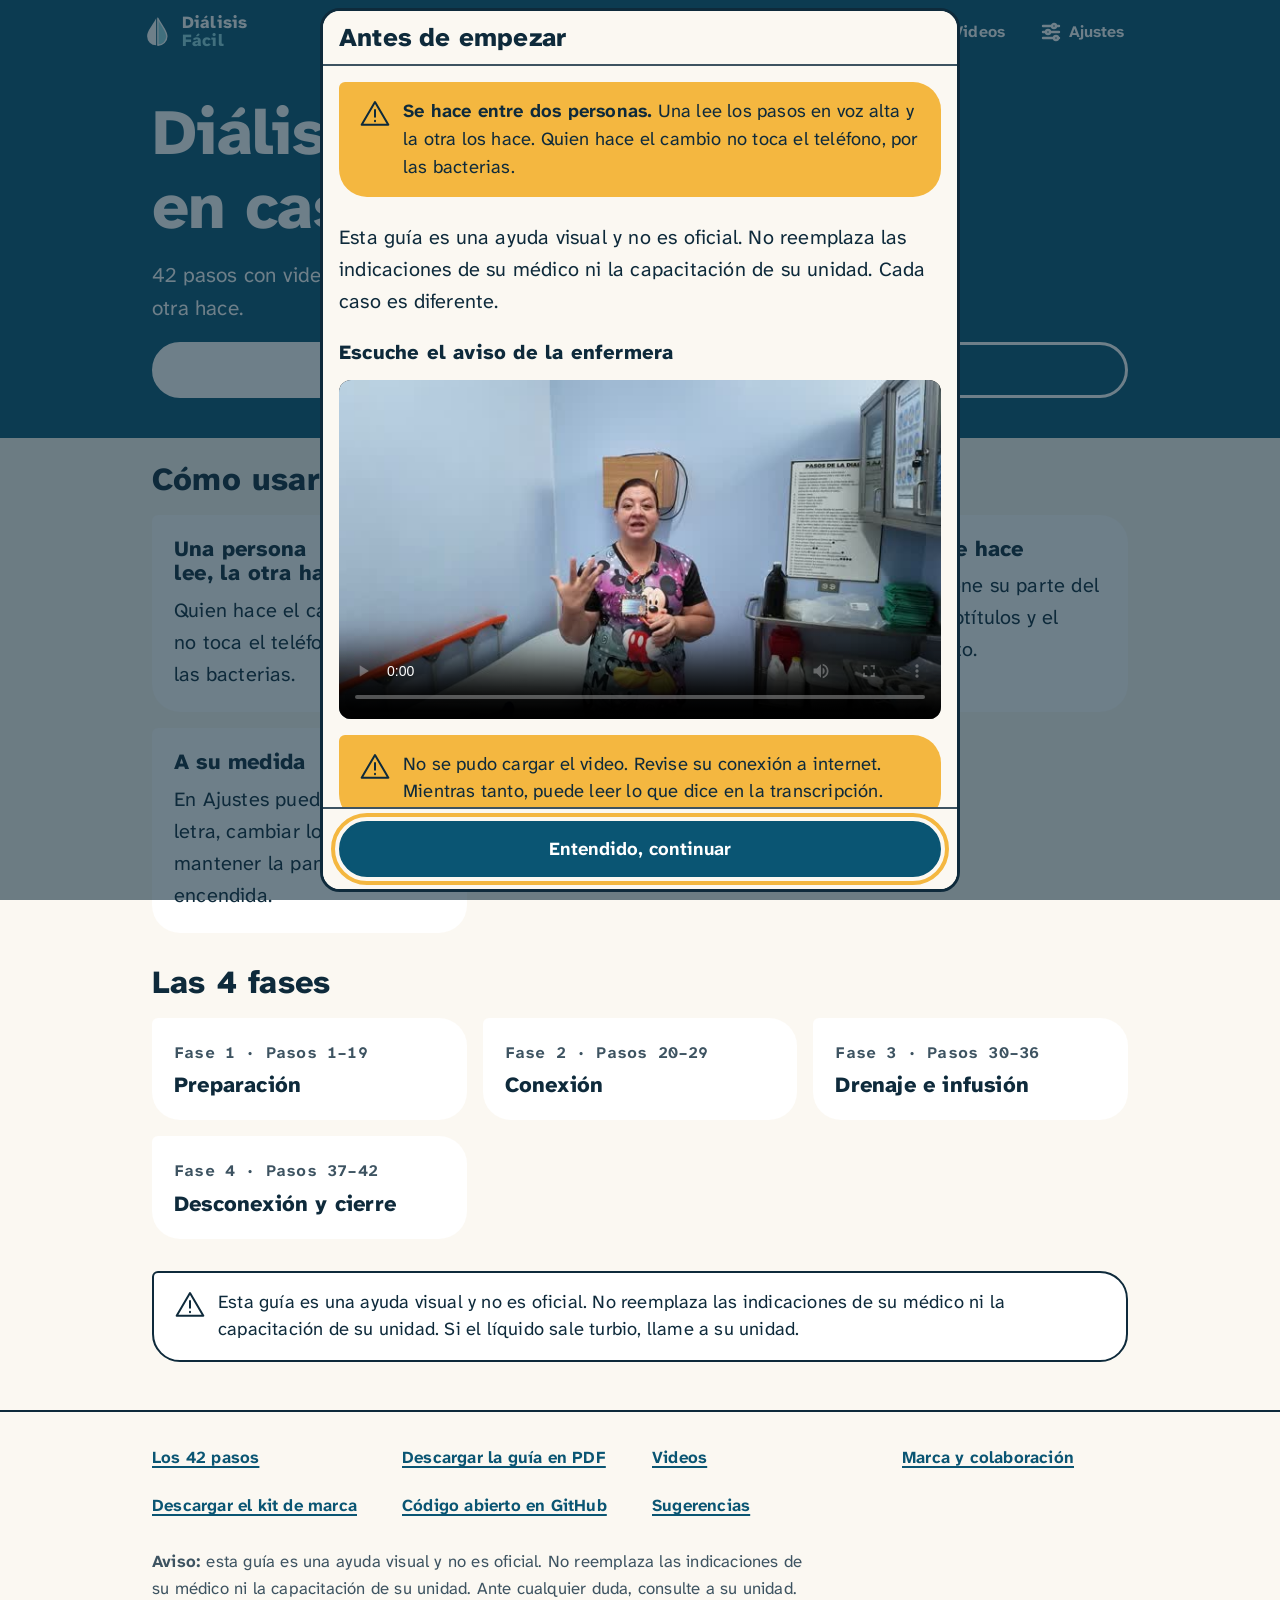
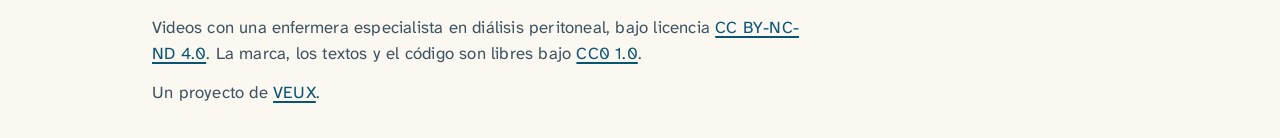
<file: index.html>
<!doctype html>
<html lang="es" data-tema="claro">
<head>
<meta charset="utf-8">
<meta name="viewport" content="width=device-width, initial-scale=1, viewport-fit=cover">
<title>Diálisis Fácil · Diálisis peritoneal en casa, paso a paso</title>
<meta name="description" content="Guía visual gratuita de 42 pasos, con videos, subtítulos y voz, para hacer la diálisis peritoneal en casa entre dos personas. No reemplaza las indicaciones de su médico.">
<meta name="theme-color" content="#0A5573">
<link rel="icon" href="img/favicon.svg" type="image/svg+xml">
<link rel="apple-touch-icon" href="img/icono-180.png">
<link rel="manifest" href="manifest.webmanifest">
<meta property="og:title" content="Diálisis Fácil · Diálisis peritoneal en casa, paso a paso">
<meta property="og:description" content="Guía visual de 42 pasos con videos, subtítulos y voz.">
<meta property="og:type" content="website">
<meta property="og:url" content="https://dialisisfacil.com/">
<meta property="og:image" content="https://dialisisfacil.com/img/compartir.png">
<link rel="preload" href="assets/fuentes/atkinson-hyperlegible-next-latin.woff2" as="font" type="font/woff2" crossorigin>
<!-- ?v= sube con cada cambio de CSS o JS, para que los teléfonos no usen la versión vieja guardada -->
<link rel="stylesheet" href="assets/css/app.css?v=10">
<script>
  // Aplica los ajustes guardados antes de pintar, para que no parpadee.
  (function () {
    try {
      var a = JSON.parse(localStorage.getItem('df-ajustes') || '{}'), r = document.documentElement;
      var esc = { 1: 1, 2: 1.15, 3: 1.3, 4: 1.5, 5: 1.75 };
      r.dataset.tema = a.tema || 'auto';
      if (a.tamano) r.style.setProperty('--escala', esc[a.tamano] || 1);
      if (a.interlineado === 'amplio') r.style.setProperty('--interlineado', 1.9);
      if (a.espaciado === 'amplio') { r.style.setProperty('--espaciado', '0.06em'); r.style.setProperty('--palabras', '0.2em'); }
      if (a.movimiento === 'reducido') r.dataset.movimiento = 'reducido';
    } catch (e) { document.documentElement.dataset.tema = 'auto'; }
  })();
</script>
</head>
<body>
<a class="saltar" href="#principal">Saltar al contenido</a>

<header class="cabecera">
  <div class="cabecera__fila">
    <a class="marca" href="#/" aria-label="Diálisis Fácil, inicio">
      <span id="logo-cabecera"></span>
      <span class="marca__nombre" aria-hidden="true"><span>Diálisis</span><span>Fácil</span></span>
    </a>
    <nav aria-label="Principal">
      <a href="#/pasos" data-nav="pasos">
        <svg viewBox="0 0 24 24" fill="none" stroke="currentColor" stroke-width="2.4" stroke-linecap="round" aria-hidden="true"><path d="M9 6h11M9 12h11M9 18h11"/><circle cx="4" cy="6" r="1.4" fill="currentColor"/><circle cx="4" cy="12" r="1.4" fill="currentColor"/><circle cx="4" cy="18" r="1.4" fill="currentColor"/></svg>
        Pasos
      </a>
      <a href="#/videos" data-nav="videos">
        <svg viewBox="0 0 24 24" fill="none" stroke="currentColor" stroke-width="2.4" stroke-linejoin="round" aria-hidden="true"><rect x="2.5" y="5" width="19" height="14" rx="3"/><path d="M10 9.5v5l4.5-2.5z" fill="currentColor"/></svg>
        Videos
      </a>
      <button type="button" id="abrir-ajustes" aria-haspopup="dialog">
        <svg viewBox="0 0 24 24" fill="none" stroke="currentColor" stroke-width="2.4" stroke-linecap="round" aria-hidden="true"><path d="M4 6h9M17 6h3M4 12h3M11 12h9M4 18h11M19 18h1"/><circle cx="15" cy="6" r="2"/><circle cx="9" cy="12" r="2"/><circle cx="17" cy="18" r="2"/></svg>
        Ajustes
      </button>
    </nav>
  </div>
  <div class="reloj-global" id="reloj-global" hidden></div>
</header>

<main id="principal" tabindex="-1"></main>

<footer class="pie">
  <div class="contenedor">
    <nav aria-label="Pie de página" class="pie__menu">
      <ul>
        <li><a href="#/pasos">Los 42 pasos</a></li>
        <li><a href="descargas/guia-dialisis-facil.pdf" download>Descargar la guía en PDF</a></li>
        <li><a href="#/videos">Videos</a></li>
        <li><a href="#/marca">Marca y colaboración</a></li>
        <li><a href="marca/dialisis-facil-kit-de-marca.zip" download>Descargar el kit de marca</a></li>
        <li><a href="https://github.com/RenderDeMartes/dialisisfacil">Código abierto en GitHub</a></li>
        <li><a href="https://veuxweb.com/es/">Sugerencias</a></li>
      </ul>
    </nav>
    <p><b>Aviso:</b> esta guía es una ayuda visual y no es oficial. No reemplaza las indicaciones de su médico ni la capacitación de su unidad. Ante cualquier duda, consulte a su unidad.</p>
    <p>Videos con una enfermera especialista en diálisis peritoneal, bajo licencia <a href="https://creativecommons.org/licenses/by-nc-nd/4.0/deed.es">CC BY-NC-ND 4.0</a>. La marca, los textos y el código son libres bajo <a href="https://creativecommons.org/publicdomain/zero/1.0/deed.es">CC0 1.0</a>.</p>
    <p>Un proyecto de <a href="https://veuxweb.com/es/">VEUX</a>.</p>
  </div>
</footer>

<div id="anuncio" class="oculto" aria-live="polite"></div>

<!-- Antes de empezar -->
<dialog id="aviso" aria-labelledby="aviso-titulo" closedby="none">
  <div class="dialogo__cabeza"><h2 id="aviso-titulo">Antes de empezar</h2></div>
  <div class="dialogo__cuerpo">
    <div class="nota nota--alerta" role="note">
      <span data-icono="warn"></span>
      <p><b>Se hace entre dos personas.</b> Una lee los pasos en voz alta y la otra los hace. Quien hace el cambio no toca el teléfono, por las bacterias.</p>
    </div>
    <p>Esta guía es una ayuda visual y no es oficial. No reemplaza las indicaciones de su médico ni la capacitación de su unidad. Cada caso es diferente.</p>
    <section aria-labelledby="aviso-video-titulo" class="pila">
      <h3 id="aviso-video-titulo" style="font-size:1.25rem">Escuche el aviso de la enfermera</h3>
      <div id="aviso-video"></div>
    </section>
    <p class="texto-2">Puede agrandar la letra, cambiar los colores o activar la voz en <b>Ajustes</b>.</p>
  </div>
  <form method="dialog" class="dialogo__pie">
    <button class="btn btn--lleno" value="ok" type="submit" autofocus>Entendido, continuar</button>
  </form>
</dialog>

<!-- Ajustes -->
<dialog id="ajustes" aria-labelledby="ajustes-titulo">
  <div class="dialogo__cabeza">
    <h2 id="ajustes-titulo">Ajustes</h2>
    <button type="button" class="btn btn--chico" data-cerrar>Cerrar</button>
  </div>
  <form class="dialogo__cuerpo" id="form-ajustes">
    <div class="muestra" aria-hidden="true"><b>Paso 31 · Drenar.</b> Deje salir todo el líquido usado.</div>

    <fieldset>
      <legend>Tamaño de la letra</legend>
      <div class="opciones">
        <label class="opcion"><input type="radio" name="tamano" value="1"><span>Normal</span></label>
        <label class="opcion"><input type="radio" name="tamano" value="2"><span>Grande</span></label>
        <label class="opcion"><input type="radio" name="tamano" value="3"><span>Más grande</span></label>
        <label class="opcion"><input type="radio" name="tamano" value="4"><span>Muy grande</span></label>
        <label class="opcion"><input type="radio" name="tamano" value="5"><span>Enorme</span></label>
      </div>
    </fieldset>

    <fieldset>
      <legend>Colores</legend>
      <div class="opciones">
        <label class="opcion"><input type="radio" name="tema" value="auto"><span>Como el teléfono</span></label>
        <label class="opcion"><input type="radio" name="tema" value="claro"><span>Claro</span></label>
        <label class="opcion"><input type="radio" name="tema" value="oscuro"><span>Oscuro</span></label>
        <label class="opcion"><input type="radio" name="tema" value="contraste"><span>Alto contraste</span></label>
      </div>
    </fieldset>

    <fieldset>
      <legend>Lectura</legend>
      <label class="interruptor">Más espacio entre líneas <input type="checkbox" name="interlineado" value="amplio"></label>
      <label class="interruptor">Más espacio entre letras y palabras <input type="checkbox" name="espaciado" value="amplio"></label>
      <label class="interruptor">Menos movimiento en pantalla <input type="checkbox" name="movimiento" value="reducido"></label>
    </fieldset>

    <fieldset>
      <legend>Voz</legend>
      <div class="opciones">
        <label class="opcion"><input type="radio" name="motorVoz" value="grabada"><span>Voz grabada (recomendada)</span></label>
        <label class="opcion"><input type="radio" name="motorVoz" value="navegador"><span>Voz del teléfono</span></label>
      </div>
      <label class="interruptor">Leer cada paso en voz alta al llegar <input type="checkbox" name="leerAuto" value="si"></label>
      <label class="interruptor">Avisos con voz y sonido en los cronómetros <input type="checkbox" name="avisosReloj" value="si"></label>
      <label for="velocidad">Velocidad de la voz: <b id="velocidad-valor">1</b></label>
      <input type="range" id="velocidad" name="velocidad" min="0.6" max="1.4" step="0.1">
      <label for="voz">Voz del teléfono</label>
      <select id="voz" name="voz"><option value="">Automática (español)</option></select>
      <button type="button" class="btn btn--chico" id="probar-voz">Probar la voz</button>
      <p class="ayuda" id="sin-voz" hidden>Este navegador no tiene voz en español. Pruebe con Chrome, Edge o Safari actualizados.</p>
    </fieldset>

    <fieldset>
      <legend>Videos</legend>
      <label class="interruptor">Mostrar subtítulos <input type="checkbox" name="subtitulos" value="si"></label>
      <div class="opciones" role="radiogroup" aria-label="Tamaño de los subtítulos">
        <label class="opcion"><input type="radio" name="tamanoSubs" value="1"><span>Subtítulos normales</span></label>
        <label class="opcion"><input type="radio" name="tamanoSubs" value="1.4"><span>Subtítulos grandes</span></label>
        <label class="opcion"><input type="radio" name="tamanoSubs" value="1.8"><span>Subtítulos enormes</span></label>
      </div>
      <div class="opciones" role="radiogroup" aria-label="Calidad del video">
        <label class="opcion"><input type="radio" name="calidad" value="1080"><span>Alta calidad (1080p)</span></label>
        <label class="opcion"><input type="radio" name="calidad" value="720"><span>Ahorro de datos (720p)</span></label>
      </div>
    </fieldset>

    <fieldset>
      <legend>Pantalla</legend>
      <label class="interruptor">Mantener la pantalla encendida durante la guía <input type="checkbox" name="pantalla" value="si"></label>
      <p class="ayuda">Así el teléfono no se apaga mientras espera el drenaje.</p>
    </fieldset>

    <p class="ayuda">Los ajustes se guardan solo en este teléfono o computadora. No usamos cookies ni enviamos sus datos.</p>
  </form>
  <div class="dialogo__pie">
    <button type="button" class="btn" id="restablecer">Volver a lo normal</button>
    <button type="button" class="btn btn--lleno" data-cerrar>Listo</button>
  </div>
</dialog>

<script src="assets/js/datos.js?v=10"></script>
<script src="assets/js/marca.js?v=10"></script>
<script src="assets/js/app.js?v=10"></script>
</body>
</html>
</file>
<file: assets/css/app.css>
/* Diálisis Fácil · estilos. Mobile first. Colores y reglas del brand kit v1. CC0 1.0 */

/* Atkinson Hyperlegible servida desde el sitio (SIL OFL, ver assets/fuentes/OFL.txt):
   sin pedidos a Google y funciona sin conexión. Fuentes variables, solo el juego latino. */
@font-face {
  font-family: 'Atkinson Hyperlegible Next'; font-style: normal; font-weight: 200 800; font-display: swap;
  src: url('../fuentes/atkinson-hyperlegible-next-latin.woff2') format('woff2');
}
@font-face {
  font-family: 'Atkinson Hyperlegible Mono'; font-style: normal; font-weight: 200 800; font-display: swap;
  src: url('../fuentes/atkinson-hyperlegible-mono-latin.woff2') format('woff2');
}

:root {
  /* Paleta de marca */
  --hueso: #FBF8F2; --tinta: #0E2A3B; --azul: #0A5573; --agua: #8FD8E3;
  --pizarra: #3D5361; --ambar: #F4B740; --bruma: #E3F4F7; --blanco: #FFFFFF;

  /* Papeles (cambian con el tema) */
  --fondo: var(--hueso); --texto: var(--tinta); --texto-2: var(--pizarra);
  --acento: var(--azul); --sobre-acento: var(--blanco);
  --superficie: var(--blanco); --linea: var(--pizarra); --borde: var(--tinta);
  --icono-bg: var(--bruma); --icono-color: var(--azul); --icono-fondo: var(--blanco);
  --logo-a: var(--azul); --logo-b: var(--azul);
  --foco: var(--ambar);
  --alerta-bg: var(--ambar); --alerta-tx: var(--tinta);
  --espera-bg: var(--agua); --espera-tx: var(--tinta);
  --cabecera-bg: var(--azul); --cabecera-tx: var(--blanco);

  /* Ajustes de lectura (los cambia el panel de Ajustes) */
  --escala: 1;
  --interlineado: 1.6;
  --espaciado: 0.01em;
  --palabras: normal;
  --subs: 1;

  --radio-gota: 6px 28px 28px 28px;
  --mono: 'Atkinson Hyperlegible Mono', ui-monospace, monospace;
  --sans: 'Atkinson Hyperlegible Next', 'Atkinson Hyperlegible', system-ui, sans-serif;
  color-scheme: light;
}

:root[data-tema="oscuro"] {
  --fondo: #0E2A3B; --texto: #FBF8F2; --texto-2: #C9DCE3;
  --acento: #8FD8E3; --sobre-acento: #0E2A3B;
  --superficie: #143648; --linea: #6F8C99; --borde: #8FD8E3;
  --icono-bg: #143648; --icono-color: #8FD8E3; --icono-fondo: #0E2A3B;
  --logo-a: #FBF8F2;
  --cabecera-bg: #0A1F2C; --cabecera-tx: #FBF8F2;
  color-scheme: dark;
}
:root[data-tema="contraste"] {
  --fondo: #000000; --texto: #FFFFFF; --texto-2: #FFFFFF;
  --acento: #FFE066; --sobre-acento: #000000;
  --superficie: #000000; --linea: #FFFFFF; --borde: #FFFFFF;
  --icono-bg: #000000; --icono-color: #FFFFFF; --icono-fondo: #000000;
  --agua: #FFE066; --logo-a: #FFFFFF;
  --foco: #FFFFFF;
  --alerta-bg: #FFE066; --alerta-tx: #000000;
  --espera-bg: #000000; --espera-tx: #FFFFFF;
  --cabecera-bg: #000000; --cabecera-tx: #FFFFFF;
  color-scheme: dark;
}
@media (prefers-color-scheme: dark) {
  :root[data-tema="auto"] {
    --fondo: #0E2A3B; --texto: #FBF8F2; --texto-2: #C9DCE3;
    --acento: #8FD8E3; --sobre-acento: #0E2A3B;
    --superficie: #143648; --linea: #6F8C99; --borde: #8FD8E3;
    --icono-bg: #143648; --icono-color: #8FD8E3; --icono-fondo: #0E2A3B;
    --logo-a: #FBF8F2;
    --cabecera-bg: #0A1F2C; --cabecera-tx: #FBF8F2;
    color-scheme: dark;
  }
}

*, *::before, *::after { box-sizing: border-box; }
[hidden] { display: none !important; }
html { font-size: calc(100% * var(--escala)); -webkit-text-size-adjust: 100%; scroll-behavior: smooth; }
body {
  margin: 0; min-height: 100vh; min-height: 100dvh;
  background: var(--fondo); color: var(--texto);
  font-family: var(--sans); font-size: 1.25rem; line-height: var(--interlineado);
  letter-spacing: var(--espaciado); word-spacing: var(--palabras);
  /* Con letra muy grande, una palabra larga («capacitación») no debe salirse de la pantalla. */
  overflow-wrap: break-word; hyphens: auto;
  -webkit-font-smoothing: antialiased;
  display: flex; flex-direction: column;
}
:root[data-movimiento="reducido"] { scroll-behavior: auto; }
:root[data-movimiento="reducido"] *, :root[data-movimiento="reducido"] *::before, :root[data-movimiento="reducido"] *::after {
  animation: none !important; transition: none !important;
}
@media (prefers-reduced-motion: reduce) { html { scroll-behavior: auto; } }

img, svg, video { display: block; max-width: 100%; }
h1, h2, h3, p { margin: 0; }
h1, h2, h3 { line-height: 1.15; font-weight: 800; text-wrap: balance; }
p { text-wrap: pretty; max-width: 60ch; }
a { color: var(--acento); text-decoration: underline; text-underline-offset: 0.2em; text-decoration-thickness: 2px; }
a:hover { text-decoration-thickness: 3px; }
:focus-visible { outline: 4px solid var(--foco); outline-offset: 4px; border-radius: 6px; }
.mono { font-family: var(--mono); }
.oculto {
  position: absolute !important; width: 1px; height: 1px; overflow: hidden;
  clip: rect(0 0 0 0); clip-path: inset(50%); white-space: nowrap;
}

.saltar {
  position: absolute; left: 1rem; top: -10rem; z-index: 50;
  background: var(--ambar); color: var(--tinta); padding: 0.75rem 1rem; border-radius: 8px; font-weight: 700;
}
.saltar:focus { top: 1rem; }

/* ---------- Botones ---------- */
.btn {
  display: inline-flex; align-items: center; justify-content: center; gap: 0.5rem;
  min-height: 3.5rem; padding: 0.5rem 1.4rem; border-radius: 999px;
  border: 3px solid var(--acento); background: transparent; color: var(--acento);
  font: inherit; font-size: 1.15rem; font-weight: 700; line-height: 1.2; text-align: center;
  text-decoration: none; cursor: pointer; touch-action: manipulation;
  min-width: 0; max-width: 100%;
}
.btn:hover { text-decoration: none; filter: brightness(0.95); }
.btn--lleno { background: var(--acento); color: var(--sobre-acento); }
.btn--chico { min-height: 2.75rem; padding: 0.35rem 1rem; font-size: 1rem; border-width: 2px; }
.btn[aria-pressed="true"] { background: var(--acento); color: var(--sobre-acento); }
.btn svg { width: 1.6em; height: 1.6em; flex: none; }
.btn:disabled { opacity: 0.45; cursor: not-allowed; }

/* ---------- Cabecera ----------
   Tamaño fijo en px: siempre cabe en una fila, aunque la letra del contenido esté en «Enorme». */
.cabecera { background: var(--cabecera-bg); color: var(--cabecera-tx); position: sticky; top: 0; z-index: 20; font-size: 16px; letter-spacing: 0.01em; word-spacing: normal; line-height: 1.2; }
.cabecera__fila {
  max-width: 64rem; margin: 0 auto; padding: 6px max(12px, env(safe-area-inset-left));
  display: flex; align-items: center; justify-content: space-between; gap: 8px;
}
.marca { display: flex; align-items: center; gap: 8px; color: inherit; text-decoration: none; min-height: 48px; min-width: 0; }
.marca svg { width: 34px; height: 34px; flex: none; --logo-a: var(--cabecera-tx); }
.marca__nombre { display: flex; flex-direction: column; font-weight: 800; font-size: 17px; line-height: 1.05; }
.marca__nombre span + span { color: var(--agua); }
.cabecera nav { display: flex; gap: 2px; flex: none; }
.cabecera nav a, .cabecera nav button {
  display: flex; flex-direction: column; align-items: center; justify-content: center; gap: 2px;
  min-width: 56px; min-height: 52px; padding: 4px 6px; border-radius: 12px;
  background: transparent; border: 2px solid transparent; color: inherit;
  font: inherit; font-size: 13px; font-weight: 700; text-decoration: none; cursor: pointer;
}
.cabecera nav svg { width: 24px; height: 24px; }
@media (max-width: 21rem) { .marca__nombre { display: none; } }
.cabecera nav a[aria-current="page"] { border-color: currentColor; }
.cabecera nav a:hover, .cabecera nav button:hover { background: rgba(255,255,255,0.12); }

/* Reloj que sigue corriendo en otros pasos */
.reloj-global {
  display: flex; align-items: center; justify-content: center; gap: 0.75rem; flex-wrap: wrap;
  background: var(--espera-bg); color: var(--espera-tx); border-bottom: 2px solid var(--borde);
  padding: 0.4rem 1rem; font-weight: 700; font-size: 1.05rem;
}
.reloj-global[hidden] { display: none; }
.reloj-global .btn { min-height: 2.5rem; border-color: currentColor; color: inherit; }

/* ---------- Contenido ---------- */
main { flex: 1; width: 100%; }
main:focus { outline: none; }
.contenedor { width: 100%; max-width: 64rem; margin: 0 auto; padding: 1.5rem 1rem 3rem; }
.angosto { max-width: 42rem; }
.pila { display: flex; flex-direction: column; gap: 1rem; }
.pila--grande { gap: 2rem; }
.texto-2 { color: var(--texto-2); }
.titulo-seccion { font-size: min(2rem, 10vw); }
.etiqueta { font-family: var(--mono); font-size: 1rem; font-weight: 700; color: var(--texto-2); }

/* Inicio */
.portada { background: var(--cabecera-bg); color: var(--cabecera-tx); }
.portada .contenedor { padding-top: 2rem; padding-bottom: 2.5rem; }
.portada h1 { font-size: min(max(2.25rem, 9vw), 4rem, 12vw); letter-spacing: -0.01em; }
.portada p { font-size: 1.3rem; }
.portada .btn { border-color: var(--cabecera-tx); color: var(--cabecera-tx); }
.portada .btn--lleno { background: var(--cabecera-tx); color: var(--cabecera-bg); }
:root[data-tema="contraste"] .portada { border-bottom: 2px solid #fff; }
.acciones { display: flex; flex-wrap: wrap; gap: 0.75rem; }
.acciones .btn { flex: 1 1 14rem; }

.tarjetas { display: grid; gap: 1rem; grid-template-columns: repeat(auto-fill, minmax(min(100%, 18rem), 1fr)); }
.tarjeta {
  background: var(--superficie); color: var(--texto); border-radius: var(--radio-gota);
  border: 2px solid transparent; padding: 1.25rem; display: flex; flex-direction: column; gap: 0.5rem;
}
:root[data-tema="contraste"] .tarjeta, :root[data-tema="oscuro"] .tarjeta { border-color: var(--linea); }
a.tarjeta { text-decoration: none; }
a.tarjeta:hover { border-color: var(--acento); }
.tarjeta h3 { font-size: 1.35rem; }

.nota {
  display: flex; gap: 0.75rem; align-items: flex-start;
  border-radius: var(--radio-gota); padding: 1rem 1.25rem; font-size: 1.15rem; line-height: 1.5;
}
.nota svg { width: 2rem; height: 2rem; flex: none; }
.nota > p, .nota > span { min-width: 0; }
/* Enlaces sueltos (no dentro de un párrafo): área de toque de 44 px como los botones */
.tarjeta > a, a.volver { display: inline-flex; align-items: center; min-height: 2.75rem; align-self: flex-start; }
.nota--alerta { background: var(--alerta-bg); color: var(--alerta-tx); }
.nota--espera { background: var(--espera-bg); color: var(--espera-tx); border: 2px solid var(--borde); }
.nota--info { background: var(--superficie); border: 2px solid var(--borde); }
.nota p { max-width: none; }

/* ---------- Paso ---------- */
.paso { padding-bottom: calc(96px + env(safe-area-inset-bottom)); }
.paso__cabeza { display: flex; justify-content: space-between; align-items: baseline; gap: 1rem; flex-wrap: wrap; }
.progreso { height: 0.75rem; background: var(--icono-bg); border: 1px solid var(--acento); border-radius: 999px; overflow: hidden; }
.progreso div { height: 100%; background: var(--acento); }
.paso__icono {
  background: var(--icono-bg); color: var(--icono-color); border-radius: 8px 64px 64px 64px;
  aspect-ratio: 1.6 / 1; max-height: 34vh; width: 100%; display: flex; align-items: center; justify-content: center; position: relative;
}
:root[data-tema="contraste"] .paso__icono { border: 2px solid #fff; }
.paso__icono svg { width: auto; height: 75%; }
.paso__num {
  position: absolute; left: 12px; top: 12px;
  min-width: 52px; height: 52px; padding: 0 10px; border-radius: 4px 26px 26px 26px;
  background: var(--acento); color: var(--sobre-acento);
  display: flex; align-items: center; justify-content: center;
  font-family: var(--mono); font-size: 24px; font-weight: 700; letter-spacing: 0;
}
.paso h1 { font-size: min(2.5rem, 12vw); letter-spacing: -0.01em; }
.paso__texto { font-size: 1.5rem; line-height: calc(var(--interlineado) - 0.15); }
.paso__herramientas { display: flex; flex-wrap: wrap; gap: 0.75rem; }
.paso__herramientas .btn { flex: 1 1 12rem; }

.navegacion {
  position: fixed; left: 0; right: 0; bottom: 0; z-index: 15;
  background: var(--fondo); border-top: 2px solid var(--borde);
  padding: 0.6rem max(1rem, env(safe-area-inset-left)) calc(0.6rem + env(safe-area-inset-bottom));
}
/* Tamaño fijo en px, como la cabecera: con letra «Enorme» no debe tapar media pantalla. */
.navegacion > div { max-width: 42rem; margin: 0 auto; display: grid; grid-template-columns: 1fr 1fr; gap: 10px; }
.navegacion .btn { width: 100%; min-height: 60px; padding: 6px 12px; font-size: 20px; letter-spacing: 0.01em; word-spacing: normal; }

/* Cronómetros */
.reloj { border: 3px solid var(--acento); border-radius: var(--radio-gota); padding: 1rem; display: flex; flex-direction: column; gap: 0.75rem; align-items: center; text-align: center; }
.reloj__tiempo { font-family: var(--mono); font-size: 3.5rem; font-weight: 700; line-height: 1; font-variant-numeric: tabular-nums; }
.reloj__parte { font-size: 1.5rem; font-weight: 800; min-height: 2em; }
.reloj__siguiente { font-size: 1.05rem; color: var(--texto-2); }
.reloj__barra { width: 100%; height: 0.9rem; background: var(--icono-bg); border: 1px solid var(--acento); border-radius: 999px; overflow: hidden; }
.reloj__barra div { height: 100%; background: var(--acento); transition: width 0.3s linear; }
.reloj__partes { display: flex; gap: 4px; width: 100%; }
.reloj__partes span { flex: 1; height: 0.6rem; border-radius: 3px; background: var(--icono-bg); border: 1px solid var(--acento); }
.reloj__partes span.hecha { background: var(--acento); }
.reloj__partes span.actual { background: var(--agua); outline: 2px solid var(--texto); }
.reloj[data-fase="par"] { background: var(--icono-bg); }
.reloj .acciones { width: 100%; }

/* ---------- Video ---------- */
.video-caja { background: #000; border-radius: 12px; overflow: hidden; aspect-ratio: 16 / 9; }
.video-caja video { width: 100%; height: 100%; }
video::cue { font-family: var(--sans); font-size: calc(1.1rem * var(--subs)); line-height: 1.35; background: rgba(0,0,0,0.85); color: #fff; }
.video-controles { display: flex; flex-wrap: wrap; gap: 0.5rem; }
.transcripcion { max-height: 24rem; overflow-y: auto; border: 2px solid var(--linea); border-radius: 12px; padding: 0.5rem; background: var(--superficie); }
.transcripcion ol { list-style: none; margin: 0; padding: 0; }
.transcripcion button {
  width: 100%; display: flex; gap: 0.75rem; align-items: baseline; text-align: left;
  background: none; border: 0; border-radius: 8px; padding: 0.5rem; color: var(--texto); font: inherit; font-size: 1.1rem; cursor: pointer;
}
.transcripcion button:hover { background: var(--icono-bg); }
.transcripcion button[aria-current="true"] { background: var(--espera-bg); color: var(--espera-tx); }
.transcripcion .mono { flex: none; color: var(--acento); font-size: 0.95rem; }
.transcripcion button[aria-current="true"] .mono { color: inherit; }
details > summary { cursor: pointer; font-weight: 700; min-height: 2.75rem; display: flex; align-items: center; gap: 0.5rem; }

.poster { position: relative; border-radius: 12px; overflow: hidden; aspect-ratio: 16 / 9; background: var(--icono-bg); }
.poster img { width: 100%; height: 100%; object-fit: cover; }
.poster .duracion {
  position: absolute; right: 0.5rem; bottom: 0.5rem; background: var(--tinta); color: #fff;
  border-radius: 6px; padding: 0.1rem 0.5rem; font-family: var(--mono); font-size: 0.95rem; font-weight: 700;
}

/* ---------- Índice de pasos ---------- */
.fase { display: flex; flex-direction: column; gap: 0.5rem; }
.fase__titulo { display: flex; align-items: center; gap: 0.75rem; border-bottom: 2px solid var(--borde); padding-bottom: 0.5rem; }
.fase__titulo > div { min-width: 0; }
.fase__num {
  flex: none; width: 3rem; height: 3rem; border-radius: 4px 24px 24px 24px; background: var(--acento); color: var(--sobre-acento);
  display: flex; align-items: center; justify-content: center; font-family: var(--mono); font-size: 1.3rem; font-weight: 700;
}
.lista-pasos { list-style: none; margin: 0; padding: 0; }
.lista-pasos a {
  display: grid; grid-template-columns: auto auto minmax(0, 1fr); gap: 0.6rem; align-items: center;
  padding: 0.75rem 0.25rem; border-bottom: 1px solid var(--linea); color: var(--texto); text-decoration: none;
}
.lista-pasos a > .mono { min-width: 1.6em; }
.lista-pasos a:hover { background: var(--icono-bg); }
.lista-pasos .mono { font-size: 1.3rem; font-weight: 700; color: var(--acento); }
.lista-pasos .mini { width: 60px; height: 60px; border-radius: 4px 20px 20px 20px; background: var(--icono-bg); color: var(--icono-color); display: flex; align-items: center; justify-content: center; }
.lista-pasos .mini svg { width: 75%; height: 75%; }
.lista-pasos b { display: block; font-size: 1.2rem; }
.lista-pasos .resumen { display: block; color: var(--texto-2); font-size: 1.05rem; line-height: 1.45; }

/* ---------- Diálogos ---------- */
dialog {
  width: min(40rem, calc(100% - 1rem)); max-height: calc(100dvh - 1rem); padding: 0;
  border: 3px solid var(--borde); border-radius: 20px; background: var(--fondo); color: var(--texto);
}
dialog::backdrop { background: rgba(14, 42, 59, 0.6); }
.dialogo__cabeza {
  position: sticky; top: 0; z-index: 1; background: var(--fondo); border-bottom: 2px solid var(--linea);
  display: flex; flex-wrap: wrap; justify-content: space-between; align-items: center; gap: 0.5rem 1rem; padding: 0.75rem 1rem;
}
.dialogo__cuerpo, .dialogo__cuerpo > * { min-width: 0; }
.dialogo__cabeza h2 { font-size: 1.6rem; }
.dialogo__cuerpo { padding: 1rem; display: flex; flex-direction: column; gap: 1.5rem; }
.dialogo__pie { position: sticky; bottom: 0; background: var(--fondo); border-top: 2px solid var(--linea); padding: 0.75rem 1rem; display: flex; gap: 0.75rem; flex-wrap: wrap; }
.dialogo__pie .btn { flex: 1 1 10rem; }

fieldset { border: 0; margin: 0; padding: 0; display: flex; flex-direction: column; gap: 0.5rem; }
legend { font-weight: 800; font-size: 1.25rem; margin-bottom: 0.5rem; padding: 0; }
.ayuda { color: var(--texto-2); font-size: 1rem; }
.opciones { display: grid; grid-template-columns: repeat(auto-fit, minmax(8.5rem, 1fr)); gap: 0.5rem; }
.opcion { position: relative; }
.opcion input { position: absolute; opacity: 0; inset: 0; width: 100%; height: 100%; margin: 0; cursor: pointer; }
.opcion span {
  display: flex; align-items: center; justify-content: center; text-align: center; min-height: 3.25rem; padding: 0.4rem 0.75rem;
  border: 2px solid var(--acento); border-radius: 14px; color: var(--acento); font-weight: 700; line-height: 1.2;
}
.opcion input:checked + span { background: var(--acento); color: var(--sobre-acento); }
.opcion input:checked + span::before { content: '✓ '; white-space: pre; }
.opcion input:focus-visible + span { outline: 4px solid var(--foco); outline-offset: 3px; }
.interruptor { display: grid; grid-template-columns: minmax(0, 1fr) auto; align-items: center; gap: 1rem; min-height: 3.25rem; font-weight: 700; cursor: pointer; }
.interruptor input { width: 2rem; height: 2rem; accent-color: var(--acento); flex: none; }
select, input[type="range"] { font: inherit; width: 100%; min-height: 3rem; accent-color: var(--acento); }
select { padding: 0.25rem 0.75rem; border: 2px solid var(--borde); border-radius: 12px; background: var(--superficie); color: var(--texto); }
.muestra { border: 2px dashed var(--linea); border-radius: 12px; padding: 0.75rem 1rem; }

/* ---------- Pie ---------- */
.pie { border-top: 2px solid var(--borde); }
.pie .contenedor { padding-top: 1.5rem; padding-bottom: 2rem; display: flex; flex-direction: column; gap: 0.75rem; font-size: 1.05rem; color: var(--texto-2); }
body[data-vista="paso"] .pie { display: none; }
.pie__menu ul { list-style: none; margin: 0 0 0.5rem; padding: 0; display: grid; grid-template-columns: repeat(auto-fill, minmax(min(100%, 14rem), 1fr)); gap: 0.25rem 1.5rem; }
.pie__menu a { display: flex; align-items: center; min-height: 2.75rem; font-weight: 700; }

/* ---------- Pantallas grandes ---------- */
@media (min-width: 48rem) {
  .cabecera nav a, .cabecera nav button { flex-direction: row; gap: 6px; font-size: 16px; padding: 4px 14px; }
  .paso__cuerpo { display: grid; grid-template-columns: minmax(0, 1fr) minmax(0, 1.2fr); gap: 2rem; align-items: start; }
  .contenedor { padding-left: 1.5rem; padding-right: 1.5rem; }
}

/* ---------- PDF de la guía (se genera con tools/generar-pdf.sh desde #/pasos) ---------- */
.solo-imprimir { display: none !important; }
@media print {
  @page { size: A4; margin: 14mm 14mm 16mm; }
  :root, :root[data-tema] {
    --fondo: #fff; --texto: #0E2A3B; --texto-2: #3D5361; --acento: #0A5573; --sobre-acento: #fff;
    --icono-bg: #E3F4F7; --icono-color: #0A5573; --icono-fondo: #fff; --agua: #8FD8E3; --logo-a: #0A5573;
    --borde: #0E2A3B; --linea: #3D5361; --escala: 1;
  }
  * { -webkit-print-color-adjust: exact; print-color-adjust: exact; }
  .cabecera, .navegacion, .pie, .reloj-global, .no-imprimir, dialog { display: none !important; }
  .solo-imprimir { display: block !important; }
  body { font-size: 11pt; }
  .contenedor { padding: 0; max-width: none; }
  .pila--grande { gap: 1.25rem; }
  .titulo-seccion { font-size: 20pt; }
  .marca-pdf { display: flex !important; align-items: center; gap: 0.5rem; font-size: 13pt; color: #0A5573; }
  .marca-pdf svg { width: 1.8rem; height: 1.8rem; }
  .marca-pdf b span { color: #3D5361; }
  .marca-pdf > span { margin-left: auto; font-family: var(--mono); font-size: 10pt; color: #3D5361; }
  .fase { break-inside: auto; }
  .fase__titulo { break-after: avoid; }
  .lista-pasos a { break-inside: avoid; grid-template-columns: 1.75rem 3rem 1fr; padding: 0.45rem 0; }
  .lista-pasos .mini { width: 3rem; height: 3rem; }
  .lista-pasos b { font-size: 12pt; }
  .lista-pasos .resumen { font-size: 10.5pt; color: #0E2A3B; }
  .lista-pasos .resumen b { display: inline; font-size: inherit; }
}
</file>
